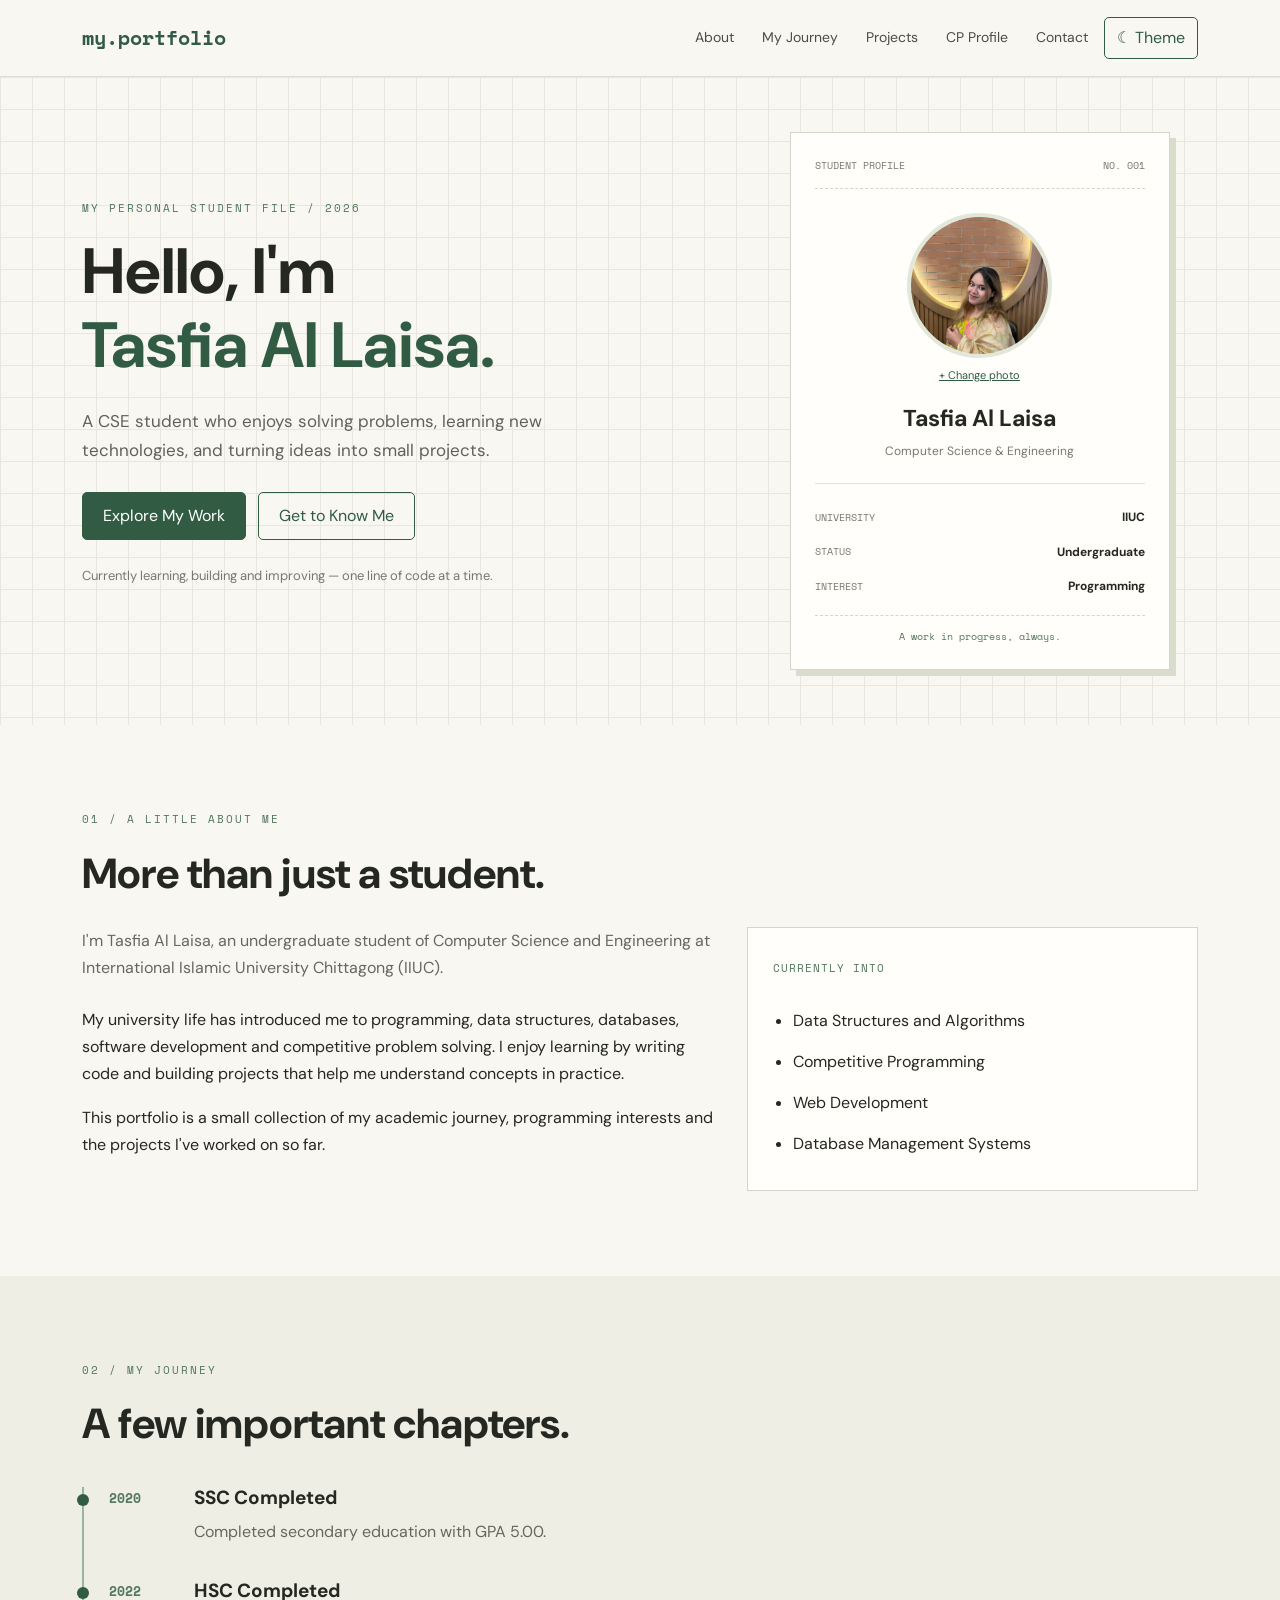
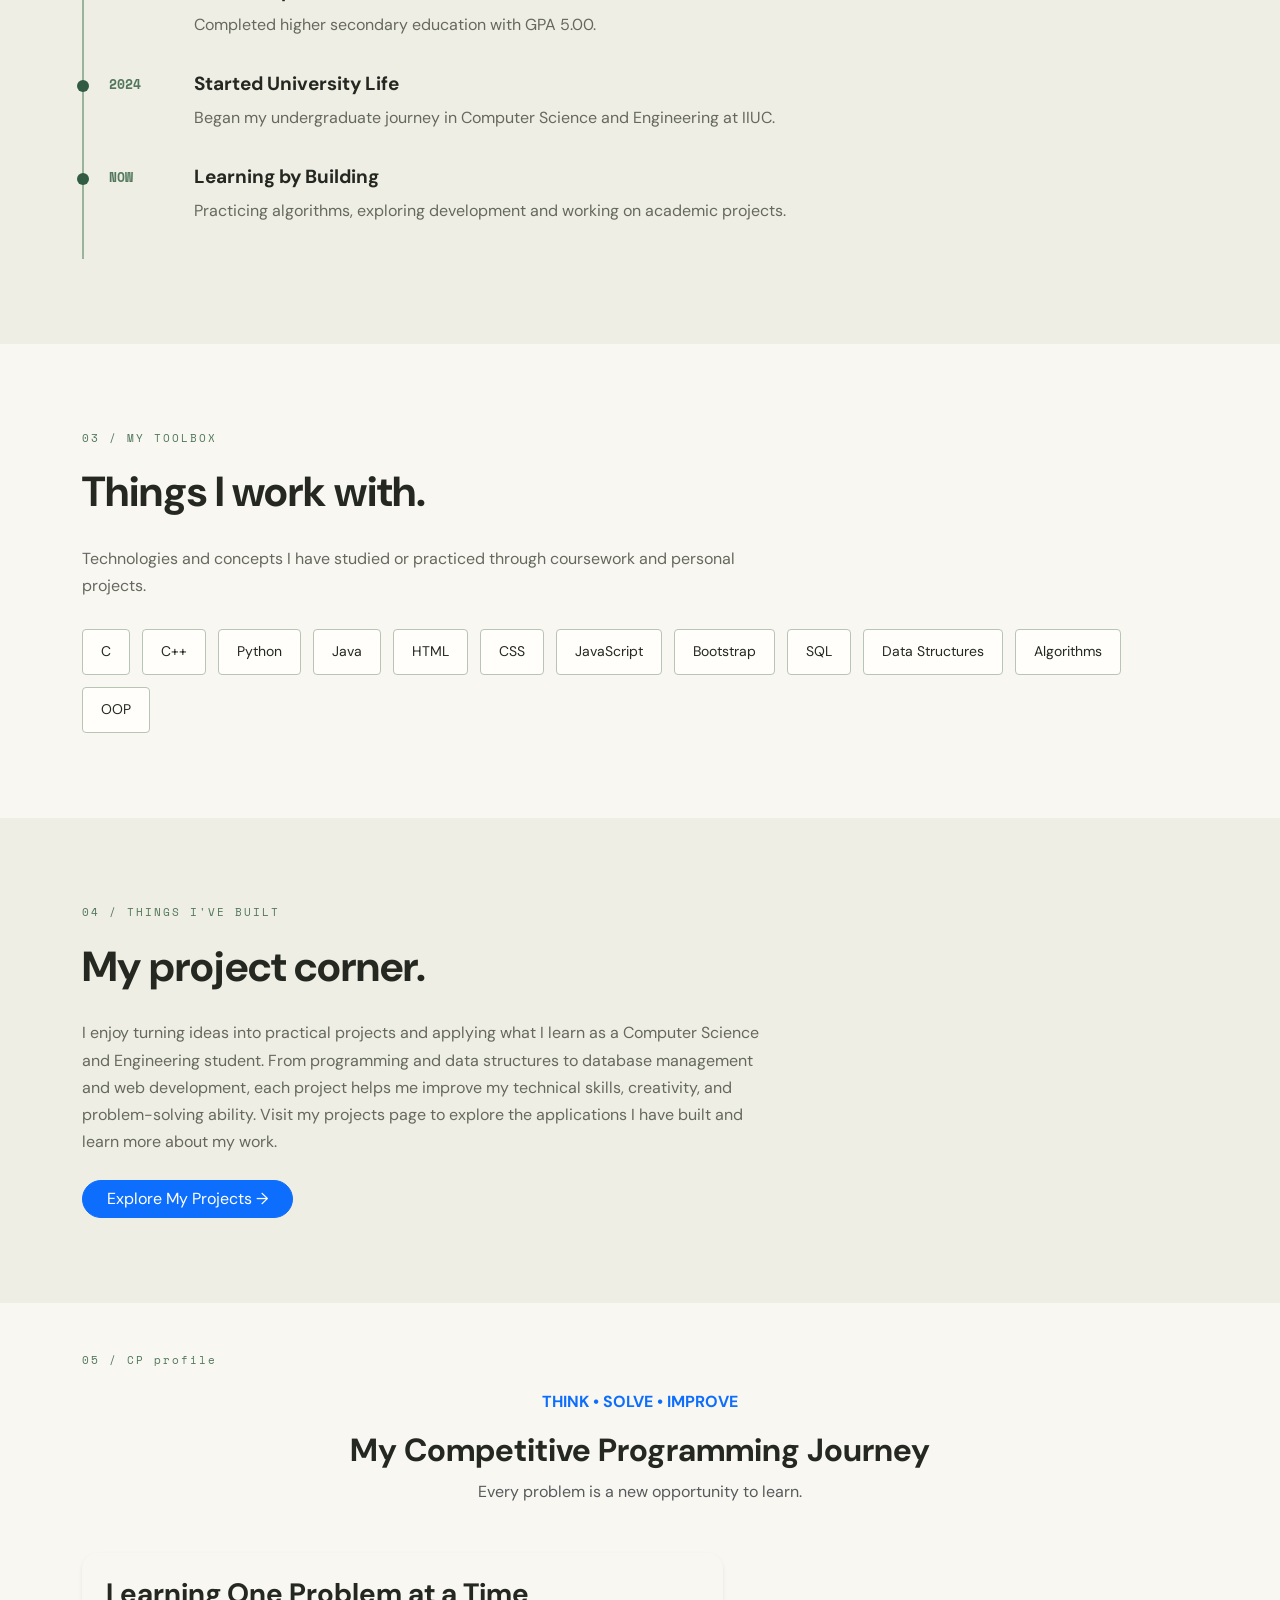
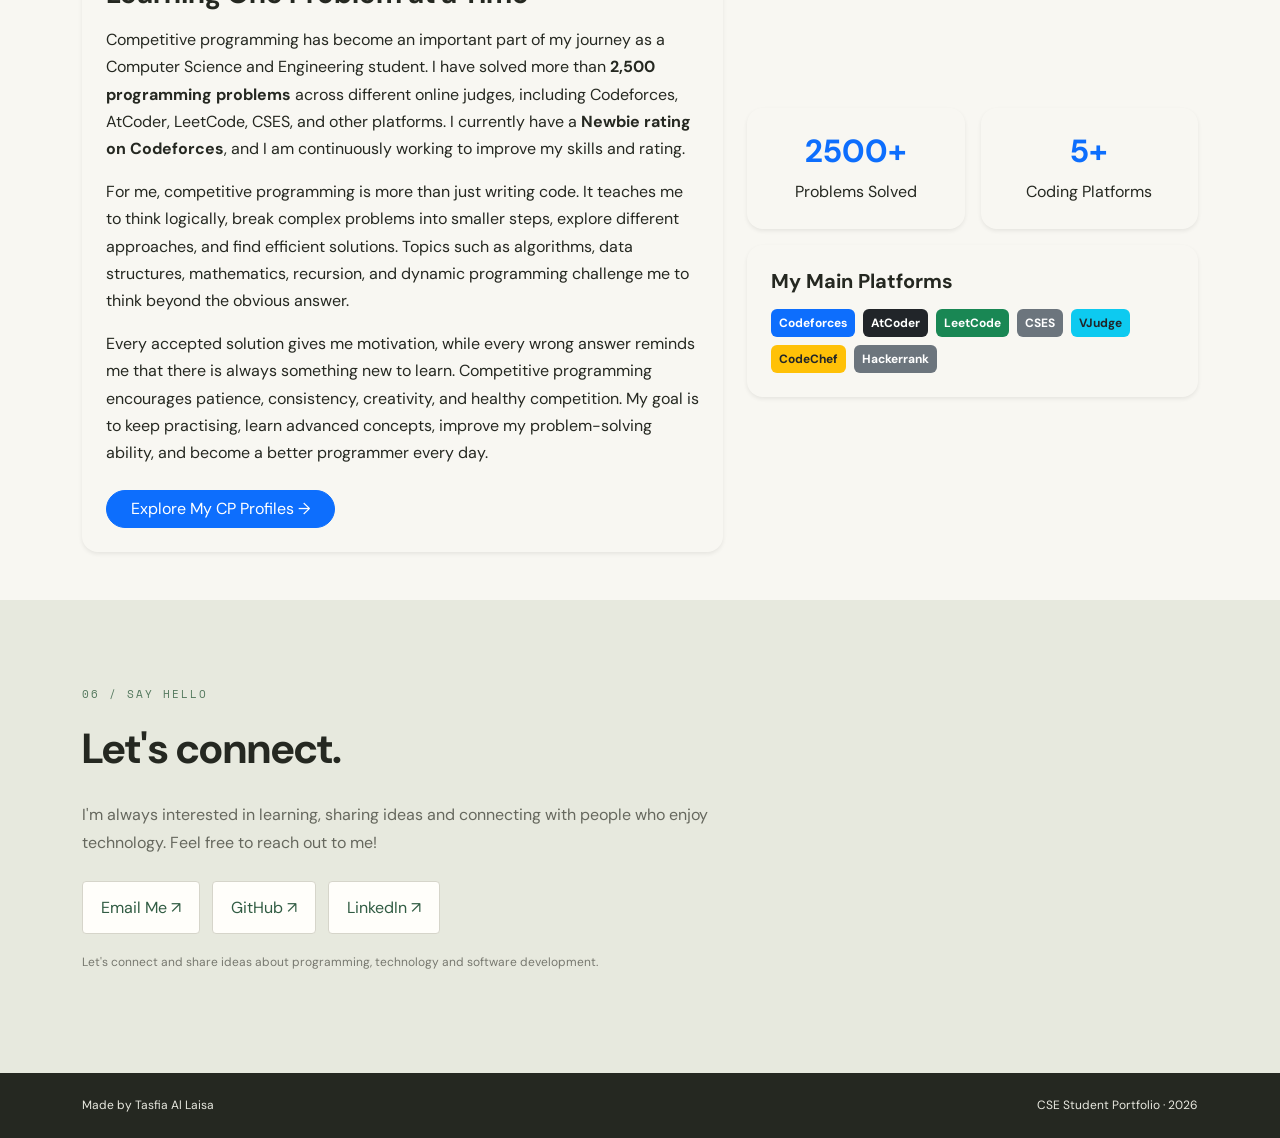
<file: index.html>
<!DOCTYPE html>
<html lang="en">
<head>
    <meta charset="UTF-8">
    <meta name="viewport" content="width=device-width, initial-scale=1.0">

    <title>Tasfia Al Laisa | CSE Student Portfolio</title>

    <!-- Bootstrap CSS -->
    <link
        href="https://cdn.jsdelivr.net/npm/bootstrap@5.3.3/dist/css/bootstrap.min.css"
        rel="stylesheet"
    >

    <!-- Google Fonts -->
    <link href="https://fonts.googleapis.com/css2?family=DM+Sans:wght@400;500;600;700&family=Space+Mono&display=swap"
        rel="stylesheet">

    <!-- My CSS -->
    <link rel="stylesheet" href="style.css">
</head>

<body>

    <!-- Navigation Bar -->
    <nav class="navbar navbar-expand-lg">
        <div class="container">
            <a class="navbar-brand" href="#home">my.portfolio</a>

            <button class="navbar-toggler" type="button"
                data-bs-toggle="collapse" data-bs-target="#navbarMenu">
                <span class="navbar-toggler-icon"></span>
            </button>

            <div class="collapse navbar-collapse" id="navbarMenu">
                <ul class="navbar-nav ms-auto align-items-lg-center">
                    <li class="nav-item">
                        <a class="nav-link" href="#about">About</a>
                    </li>
                    <li class="nav-item">
                        <a class="nav-link" href="#journey">My Journey</a>
                    </li>
                    <li class="nav-item">
                        <a class="nav-link" href="#projects">Projects</a>
                    </li>
                    <li class="nav-item">
                    <a class="nav-link" href="#programming">CP Profile</a>
                    </li>
                    <li class="nav-item">
                        <a class="nav-link" href="#contact">Contact</a>
                    </li>
                    <li class="nav-item ms-lg-2">
                        <button class="theme-btn" id="themeToggle">
                            ☾ Theme
                        </button>
                    </li>
                </ul>
            </div>
        </div>
    </nav>

    <!-- Home Section -->
    <section id="home" class="hero-section">
        <div class="container">
            <div class="row align-items-center g-5">

                <div class="col-lg-7">
                    <p class="small-label">MY PERSONAL STUDENT FILE / 2026</p>

                    <h1 class="hero-title">
                        Hello, I'm<br>
                        <span>Tasfia Al Laisa.</span>
                    </h1>

                    <p class="hero-description">
                        A CSE student who enjoys solving problems,
                        learning new technologies, and turning ideas
                        into small projects.
                    </p>

                    <div class="hero-buttons">
                        <a href="#projects" class="btn main-btn">
                            Explore My Work
                        </a>
                        <a href="#about" class="btn outline-btn">
                            Get to Know Me
                        </a>
                    </div>

                    <p class="hero-note">
                        Currently learning, building and improving — one
                        line of code at a time.
                    </p>
                </div>

                <div class="col-lg-5">
                    <div class="student-file">
                        <div class="file-top">
                            <span>STUDENT PROFILE</span>
                            <span>NO. 001</span>
                        </div>

                        <div class="photo-area">
                            <img
                                src="images/tasfia.jpg"
                                alt="Tasfia Al Laisa"
                                id="profileImage"
                            >
                            <label for="photoInput" class="photo-label">
                                + Change photo
                            </label>
                            <input type="file" id="photoInput"
                                accept="image/*" hidden>
                        </div>

                        <h3>Tasfia Al Laisa</h3>
                        <p class="file-course">Computer Science & Engineering</p>

                        <div class="file-details">
                            <div>
                                <span>UNIVERSITY</span>
                                <strong>IIUC</strong>
                            </div>
                            <div>
                                <span>STATUS</span>
                                <strong>Undergraduate</strong>
                            </div>
                            <div>
                                <span>INTEREST</span>
                                <strong>Programming</strong>
                            </div>
                        </div>

                        <p class="file-footer">A work in progress, always.</p>
                    </div>
                </div>

            </div>
        </div>
    </section>

    
    <!-- About Section -->
    <section id="about" class="content-section">
        <div class="container">
            <p class="small-label">01 / A LITTLE ABOUT ME</p>
            <h2 class="section-title">More than just a student.</h2>

            <div class="row g-4">
                <div class="col-lg-7">
                    <p class="section-description">
                        I'm Tasfia Al Laisa, an undergraduate student of
                        Computer Science and Engineering at International
                        Islamic University Chittagong (IIUC).
                    </p>

                    <p>
                        My university life has introduced me to programming,
                        data structures, databases, software development
                        and competitive problem solving. I enjoy learning
                        by writing code and building projects that help me
                        understand concepts in practice.
                    </p>

                    <p>
                        This portfolio is a small collection of my academic
                        journey, programming interests and the projects
                        I've worked on so far.
                    </p>
                </div>

                <div class="col-lg-5">
                    <div class="note-card">
                        <span class="note-heading">CURRENTLY INTO</span>
                        <ul>
                            <li>Data Structures and Algorithms</li>
                            <li>Competitive Programming</li>
                            <li>Web Development</li>
                            <li>Database Management Systems</li>
                        </ul>
                    </div>
                </div>
            </div>
        </div>
    </section>

    <!-- Education and Journey -->
    <section id="journey" class="content-section alternate-section">
        <div class="container">
            <p class="small-label">02 / MY JOURNEY</p>
            <h2 class="section-title">A few important chapters.</h2>

            <div class="timeline">

                <div class="timeline-item">
                    <span class="timeline-date">2020</span>
                    <div>
                        <h4>SSC Completed</h4>
                        <p>Completed secondary education with GPA 5.00.</p>
                    </div>
                </div>

                <div class="timeline-item">
                    <span class="timeline-date">2022</span>
                    <div>
                        <h4>HSC Completed</h4>
                        <p>Completed higher secondary education with GPA 5.00.</p>
                    </div>
                </div>

                <div class="timeline-item">
                    <span class="timeline-date">2024</span>
                    <div>
                        <h4>Started University Life</h4>
                        <p>
                            Began my undergraduate journey in Computer
                            Science and Engineering at IIUC.
                        </p>
                    </div>
                </div>

                <div class="timeline-item">
                    <span class="timeline-date">NOW</span>
                    <div>
                        <h4>Learning by Building</h4>
                        <p>
                            Practicing algorithms, exploring development
                            and working on academic projects.
                        </p>
                    </div>
                </div>

            </div>
        </div>
    </section>

    <!-- Skills Section -->
    <section id="skills" class="content-section">
        <div class="container">
            <p class="small-label">03 / MY TOOLBOX</p>
            <h2 class="section-title">Things I work with.</h2>

            <p class="section-description">
                Technologies and concepts I have studied or practiced
                through coursework and personal projects.
            </p>

            <div class="skills-list">
                <span>C</span>
                <span>C++</span>
                <span>Python</span>
                <span>Java</span>
                <span>HTML</span>
                <span>CSS</span>
                <span>JavaScript</span>
                <span>Bootstrap</span>
                <span>SQL</span>
                <span>Data Structures</span>
                <span>Algorithms</span>
                <span>OOP</span>
            </div>
        </div>
    </section>

<!-- Projects Section -->
<section id="projects" class="content-section alternate-section">
    <div class="container">

        <p class="small-label">04 / THINGS I'VE BUILT</p>

        <h2 class="section-title">My project corner.</h2>

        <p class="section-description">
            I enjoy turning ideas into practical projects and applying
            what I learn as a Computer Science and Engineering student.
            From programming and data structures to database management
            and web development, each project helps me improve my
            technical skills, creativity, and problem-solving ability.
            Visit my projects page to explore the applications I have built
            and learn more about my work.
        </p>

        <div class="mt-4">
            <a href="projects.html" class="btn btn-primary rounded-pill px-4">
                Explore My Projects &rarr;
            </a>
        </div>

    </div>
</section>


<!-- Competitive Programming Journey Section -->
<section id="programming" class="py-5">
    <div class="container">

        <p class="small-label">05 / CP profile</p>

        <div class="text-center mb-5">
            <p class="text-uppercase fw-bold text-primary">
                Think • Solve • Improve
            </p>
            <h2 class="fw-bold">My Competitive Programming Journey</h2>
            <p class="text-muted">
                Every problem is a new opportunity to learn.
            </p>
        </div>

        <div class="row align-items-center g-4">

            <!-- Journey Description -->
            <div class="col-lg-7">
                <div class="p-4 rounded-4 shadow-sm h-100">

                    <h3 class="fw-bold mb-3">
                        Learning One Problem at a Time
                    </h3>

                    <p>
                        Competitive programming has become an important
                        part of my journey as a Computer Science and
                        Engineering student. I have solved more than
                        <strong>2,500 programming problems</strong> across
                        different online judges, including Codeforces,
                        AtCoder, LeetCode, CSES, and other platforms.
                        I currently have a <strong>Newbie rating on
                        Codeforces</strong>, and I am continuously working
                        to improve my skills and rating.
                    </p>

                    <p>
                        For me, competitive programming is more than just
                        writing code. It teaches me to think logically,
                        break complex problems into smaller steps, explore
                        different approaches, and find efficient solutions.
                        Topics such as algorithms, data structures,
                        mathematics, recursion, and dynamic programming
                        challenge me to think beyond the obvious answer.
                    </p>

                    <p>
                        Every accepted solution gives me motivation, while
                        every wrong answer reminds me that there is always
                        something new to learn. Competitive programming
                        encourages patience, consistency, creativity, and
                        healthy competition. My goal is to keep practising,
                        learn advanced concepts, improve my problem-solving
                        ability, and become a better programmer every day.
                    </p>

                    <a href="programming.html"
                       class="btn btn-primary rounded-pill px-4 mt-2">
                        Explore My CP Profiles
                        <span aria-hidden="true">&rarr;</span>
                    </a>

                </div>
            </div>

            <!-- CP Statistics -->
            <div class="col-lg-5">
                <div class="row g-3">

                    <div class="col-6">
                        <div class="p-4 text-center rounded-4 shadow-sm h-100">
                            <h2 class="fw-bold text-primary">2500+</h2>
                            <p class="mb-0">Problems Solved</p>
                        </div>
                    </div>

                    <div class="col-6">
                        <div class="p-4 text-center rounded-4 shadow-sm h-100">
                            <h2 class="fw-bold text-primary">5+</h2>
                            <p class="mb-0">Coding Platforms</p>
                        </div>
                    </div>

                    <div class="col-12">
                        <div class="p-4 rounded-4 shadow-sm">
                            <h5 class="fw-bold">My Main Platforms</h5>
                            <div class="d-flex flex-wrap gap-2 mt-3">
                                <span class="badge bg-primary p-2">Codeforces</span>
                                <span class="badge bg-dark p-2">AtCoder</span>
                                <span class="badge bg-success p-2">LeetCode</span>
                                <span class="badge bg-secondary p-2">CSES</span>
                                <span class="badge bg-info text-dark p-2">VJudge</span>
                                <span class="badge bg-warning text-dark p-2">CodeChef</span>
                                <span class="badge bg-secondary p-2">Hackerrank</span>
                            </div>
                        </div>
                    </div>

                </div>
            </div>

        </div>
    </div>
</section>

    
<!-- Contact Section -->
<section id="contact" class="content-section contact-section">
    <div class="container">

        <p class="small-label">06 / SAY HELLO</p>

        <h2 class="section-title">Let's connect.</h2>

        <p class="section-description">
            I'm always interested in learning, sharing ideas and
            connecting with people who enjoy technology.
            Feel free to reach out to me!
        </p>

        <div class="contact-links">

            <!-- Email -->
            <a href="mailto:tasfiaallaisa@gmail.com">
                Email Me ↗
            </a>

            <!-- GitHub -->
            <a href="https://github.com/Tasfialaisa123"
                target="_blank"
                rel="noopener noreferrer">
                GitHub ↗
            </a>

            <!-- LinkedIn -->
            <a href="https://www.linkedin.com/in/tasfia-al-laisa-578a44318/"
                target="_blank"
                rel="noopener noreferrer">
                LinkedIn ↗
            </a>

        </div>

        <p class="small-note">
            Let's connect and share ideas about programming,
            technology and software development.
        </p>

    </div>
</section>


    <!-- Footer -->
    <footer class="site-footer">
        <div class="container d-flex flex-column flex-md-row
            justify-content-between gap-2">
            <p>Made by Tasfia Al Laisa</p>
            <p>CSE Student Portfolio · 2026</p>
        </div>
    </footer>

    <!-- Bootstrap JavaScript -->
    <script
        src="https://cdn.jsdelivr.net/npm/bootstrap@5.3.3/dist/js/bootstrap.bundle.min.js">
    </script>

    <!-- My JavaScript -->
    <script src="script.js"></script>

</body>
</html>
</file>
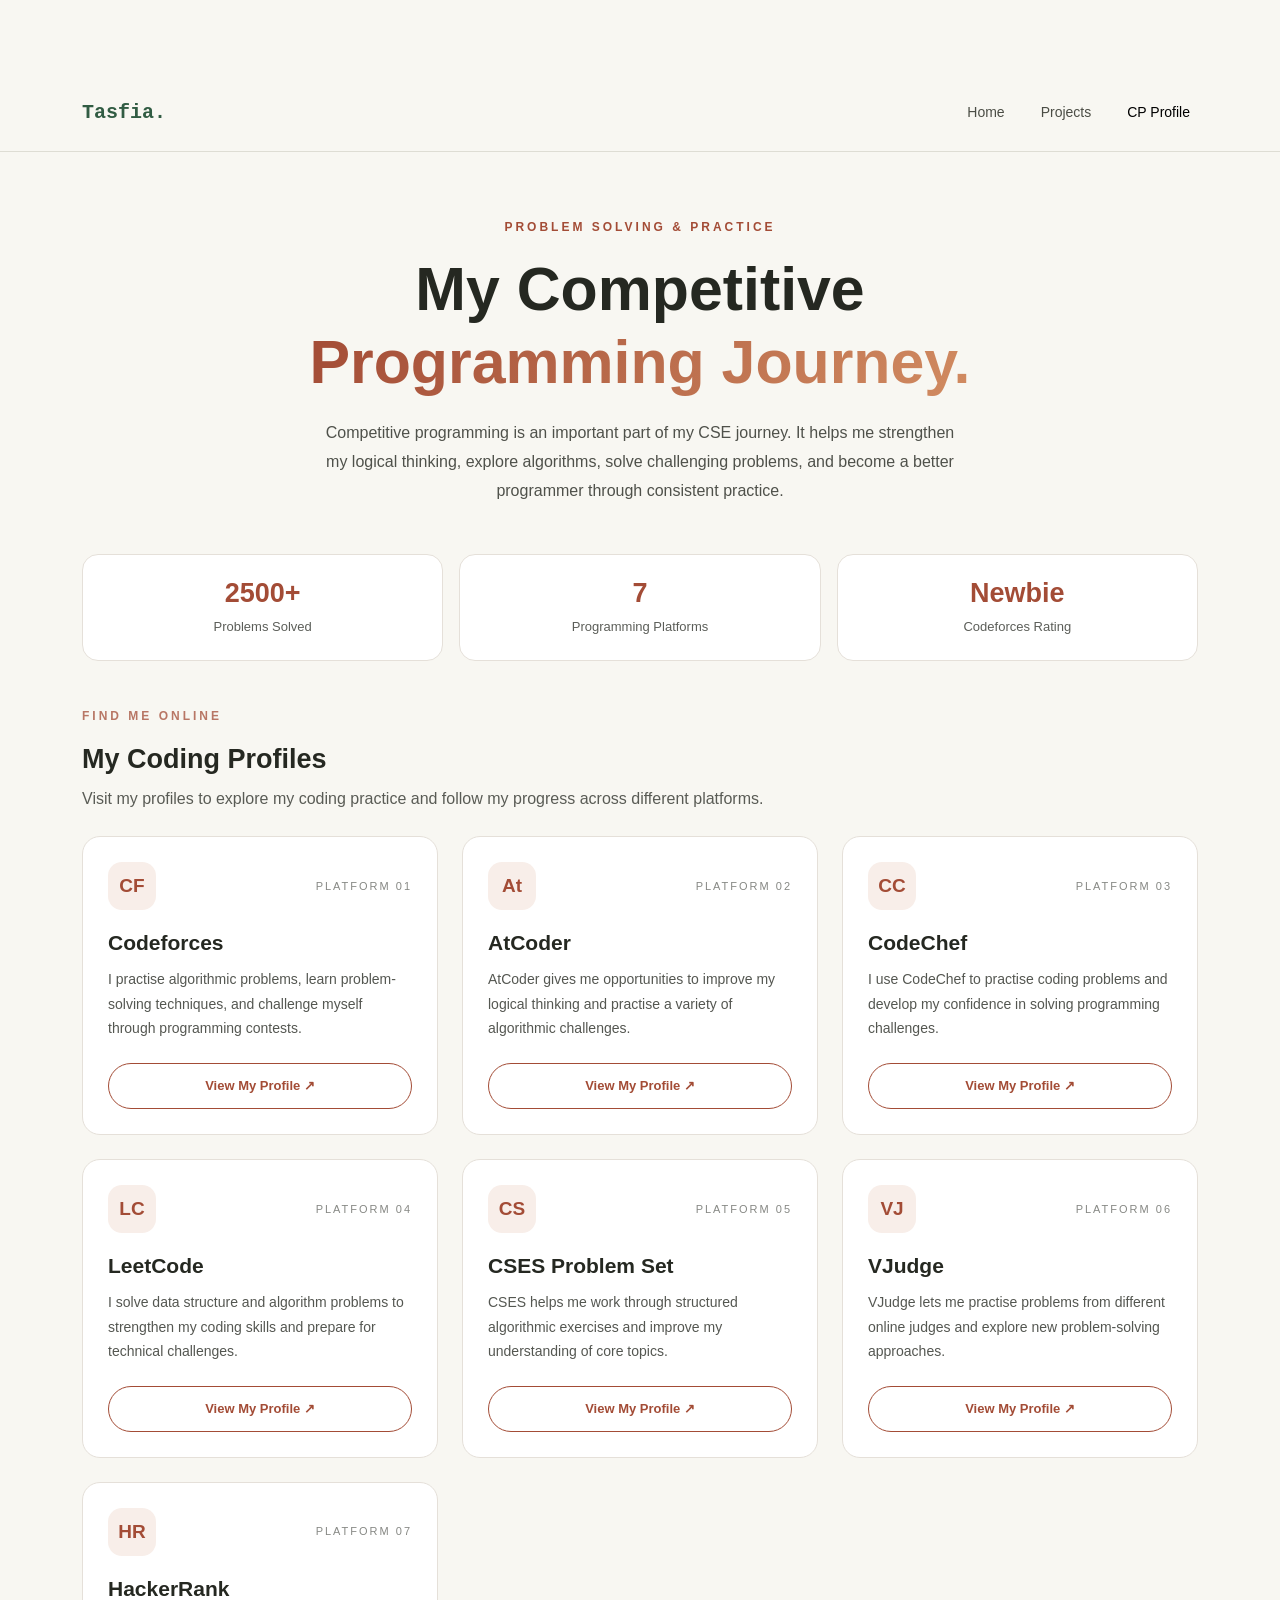
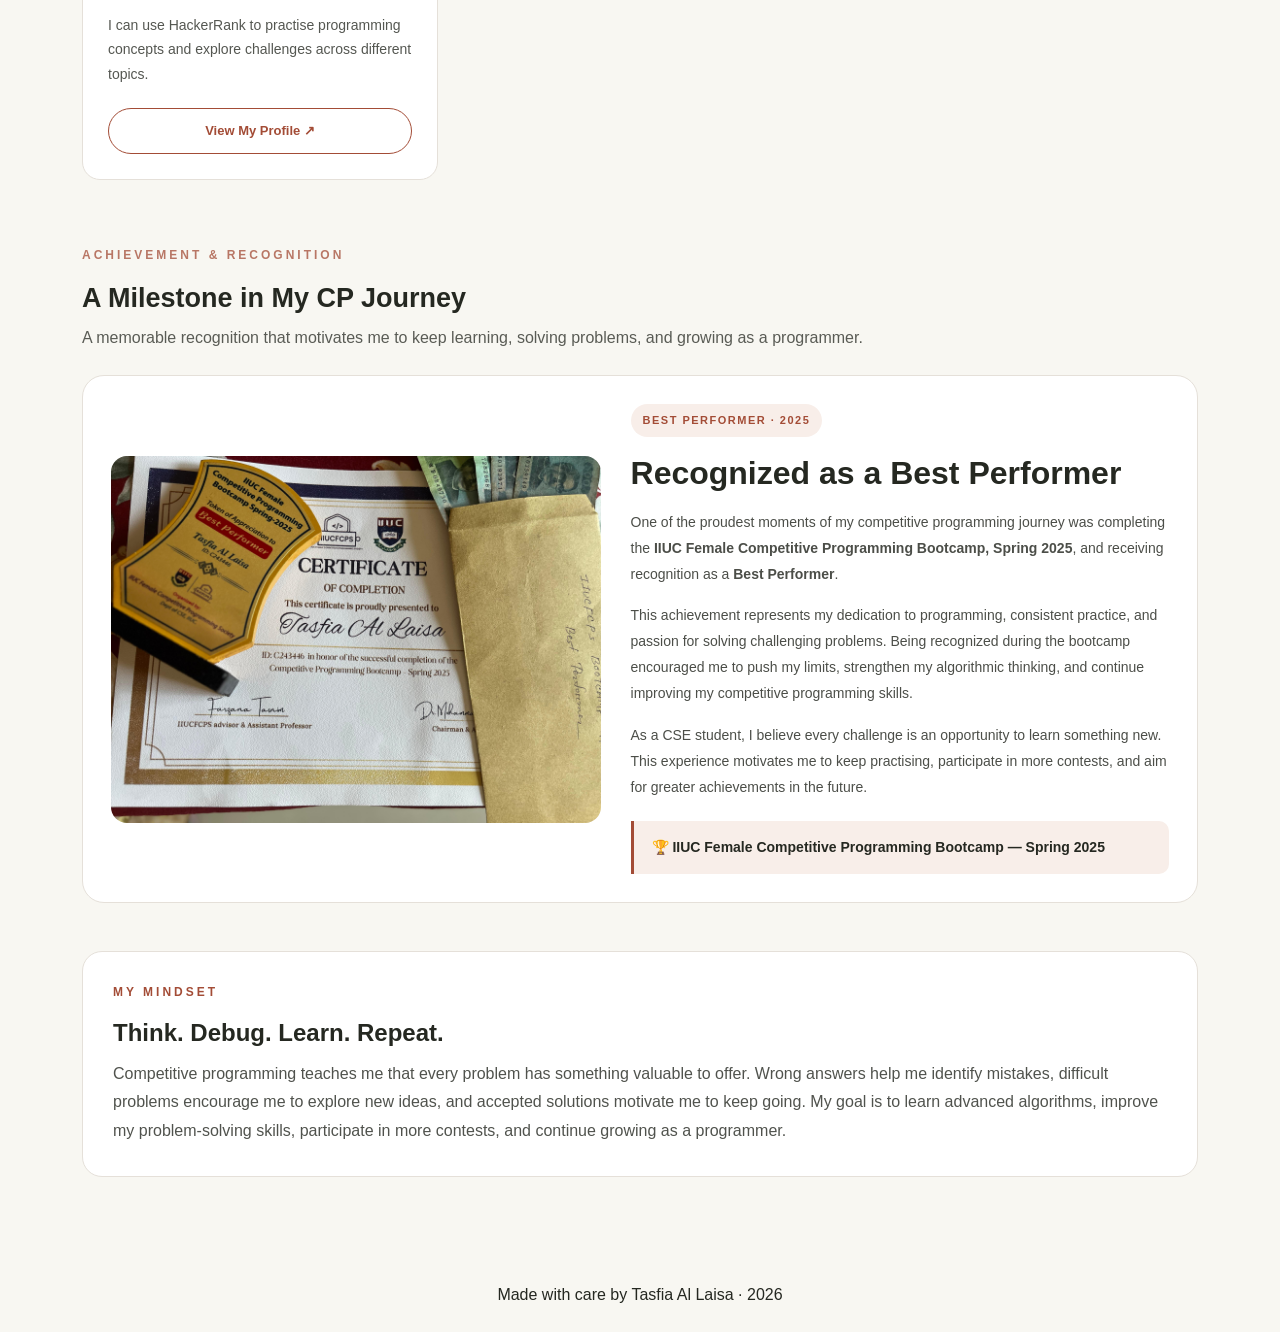
<file: programming.html>
<!DOCTYPE html>
<html lang="en">
<head>
    <meta charset="UTF-8">
    <meta name="viewport" content="width=device-width, initial-scale=1.0">

    <title>CP Profile | Tasfia Al Laisa</title>

    <!-- Bootstrap CSS -->
    <link
        href="https://cdn.jsdelivr.net/npm/bootstrap@5.3.3/dist/css/bootstrap.min.css"
        rel="stylesheet"
    >

    <!-- Your existing portfolio stylesheet -->
    <link rel="stylesheet" href="style.css">

    <!-- CP Profile Page Styling -->
    <style>
        body {
            padding-top: 75px;
        }

        .cp-page {
            padding: 65px 0 80px;
        }

        .cp-hero {
            max-width: 760px;
            margin: 0 auto 48px;
            text-align: center;
        }

        .cp-label {
            color: #a34c36;
            font-size: 12px;
            font-weight: 700;
            letter-spacing: 3px;
            text-transform: uppercase;
            margin-bottom: 16px;
        }

        .cp-hero h1 {
            font-size: clamp(2.2rem, 5vw, 3.8rem);
            font-weight: 800;
            line-height: 1.2;
            margin-bottom: 20px;
        }

        .cp-gradient {
            background: linear-gradient(120deg, #a34c36, #d18b61);
            -webkit-background-clip: text;
            background-clip: text;
            color: transparent;
        }

        .cp-hero > p:last-child {
            max-width: 650px;
            margin: 0 auto;
            line-height: 1.8;
            opacity: 0.8;
        }

        .cp-stats {
            display: grid;
            grid-template-columns: repeat(3, 1fr);
            gap: 16px;
            margin-bottom: 45px;
        }

        .cp-stat {
            padding: 22px 14px;
            text-align: center;
            border: 1px solid var(--cp-border);
            border-radius: 16px;
            background: var(--cp-card);
        }

        .cp-stat h2 {
            font-size: 27px;
            font-weight: 800;
            margin-bottom: 7px;
            color: var(--cp-accent);
        }

        .cp-stat p {
            font-size: 13px;
            margin: 0;
            opacity: 0.75;
        }

        .cp-section-heading {
            margin-bottom: 24px;
        }

        .cp-section-heading h2 {
            font-size: 27px;
            font-weight: 750;
            margin-bottom: 10px;
        }

        .cp-section-heading p {
            line-height: 1.7;
            opacity: 0.75;
        }

        .cp-card {
            position: relative;
            display: flex;
            flex-direction: column;
            height: 100%;
            padding: 25px;
            border: 1px solid var(--cp-border);
            border-radius: 18px;
            background: var(--cp-card);
            transition: transform 0.25s ease,
                        box-shadow 0.25s ease,
                        border-color 0.25s ease;
        }

        .cp-card:hover {
            transform: translateY(-6px);
            border-color: var(--cp-accent);
            box-shadow: 0 12px 30px rgba(0, 0, 0, 0.07);
        }

        .cp-card-top {
            display: flex;
            align-items: center;
            justify-content: space-between;
            gap: 12px;
            margin-bottom: 20px;
        }

        .cp-icon {
            display: flex;
            align-items: center;
            justify-content: center;
            width: 48px;
            height: 48px;
            border-radius: 14px;
            background: var(--cp-icon-bg);
            color: var(--cp-accent);
            font-size: 19px;
            font-weight: 800;
        }

        .cp-number {
            font-size: 11px;
            letter-spacing: 2px;
            opacity: 0.55;
        }

        .cp-card h3 {
            font-size: 21px;
            font-weight: 750;
            margin-bottom: 12px;
        }

        .cp-card > p {
            line-height: 1.75;
            font-size: 14px;
            opacity: 0.78;
            flex-grow: 1;
            margin-bottom: 22px;
        }

        .cp-profile-link {
            display: inline-flex;
            align-items: center;
            justify-content: center;
            gap: 8px;
            padding: 11px 16px;
            border: 1px solid var(--cp-accent);
            border-radius: 999px;
            color: var(--cp-accent);
            text-decoration: none;
            font-size: 13px;
            font-weight: 700;
            transition: all 0.2s ease;
        }

        .cp-profile-link:hover {
            background: var(--cp-accent);
            color: #fff;
        }

        .cp-goal {
            margin-top: 48px;
            padding: 30px;
            border: 1px solid var(--cp-border);
            border-radius: 20px;
            background: var(--cp-card);
        }

        .cp-goal h2 {
            font-size: 24px;
            font-weight: 800;
            margin-bottom: 12px;
        }

        .cp-goal p:last-child {
            line-height: 1.8;
            opacity: 0.8;
            margin-bottom: 0;
        }

        .cp-footer-note {
            font-size: 12px;
            opacity: 0.65;
            margin-top: 25px;
            text-align: center;
        }

        /* Light theme defaults */
        body {
            --cp-card: #ffffff;
            --cp-border: #e5e0d9;
            --cp-accent: #a34c36;
            --cp-icon-bg: #f8eee9;
        }

        /* Support common dark theme classes */
        body.dark-mode,
        body.dark-theme,
        body[data-theme="dark"] {
            --cp-card: #202020;
            --cp-border: #3c3c3c;
            --cp-accent: #e5a083;
            --cp-icon-bg: #382a25;
        }

        @media (max-width: 575px) {
            .cp-page {
                padding-top: 40px;
            }

            .cp-stats {
                grid-template-columns: 1fr;
                gap: 12px;
            }

            .cp-stat {
                padding: 18px;
            }

            .cp-card {
                padding: 21px;
            }

            .cp-goal {
                padding: 23px;
            }
        }

        @media (prefers-reduced-motion: reduce) {
            .cp-card,
            .cp-profile-link {
                transition: none;
            }
        }
    
/* Achievements Section */
.achievement-section {
    margin-top: 65px;
}

.achievement-card {
    display: grid;
    grid-template-columns: 1fr 1.1fr;
    gap: 30px;
    align-items: center;
    padding: 28px;
    border: 1px solid var(--cp-border);
    border-radius: 22px;
    background: var(--cp-card);
    overflow: hidden;
}

.achievement-image-wrap {
    overflow: hidden;
    border-radius: 16px;
    background: var(--cp-icon-bg);
}

.achievement-image {
    display: block;
    width: 100%;
    height: 100%;
    min-height: 280px;
    max-height: 420px;
    object-fit: cover;
    object-position: center;
    transition: transform 0.4s ease;
}

.achievement-image-wrap:hover .achievement-image {
    transform: scale(1.04);
}

.achievement-tag {
    display: inline-block;
    padding: 7px 12px;
    margin-bottom: 16px;
    border-radius: 999px;
    background: var(--cp-icon-bg);
    color: var(--cp-accent);
    font-size: 11px;
    font-weight: 800;
    letter-spacing: 1.5px;
}

.achievement-content h2 {
    font-size: clamp(23px, 3vw, 32px);
    font-weight: 800;
    line-height: 1.3;
    margin-bottom: 15px;
}

.achievement-content p {
    font-size: 14px;
    line-height: 1.85;
    opacity: 0.82;
}

.achievement-highlight {
    margin-top: 20px;
    padding: 15px 18px;
    border-left: 3px solid var(--cp-accent);
    border-radius: 0 10px 10px 0;
    background: var(--cp-icon-bg);
    font-size: 14px;
    font-weight: 700;
    line-height: 1.7;
}

@media (max-width: 767px) {
    .achievement-card {
        grid-template-columns: 1fr;
        gap: 24px;
        padding: 18px;
    }

    .achievement-image {
        min-height: 220px;
        max-height: 350px;
    }
}

@media (prefers-reduced-motion: reduce) {
    .achievement-image {
        transition: none;
    }
}

    </style>
</head>

<body>

    <!-- Navigation -->
    <nav class="navbar navbar-expand-lg fixed-top portfolio-nav">
        <div class="container">

            <a class="navbar-brand fw-bold" href="index.html">
                Tasfia<span>.</span>
            </a>

            <button
                class="navbar-toggler"
                type="button"
                data-bs-toggle="collapse"
                data-bs-target="#mainNavbar"
                aria-controls="mainNavbar"
                aria-expanded="false"
                aria-label="Toggle navigation"
            >
                <span class="navbar-toggler-icon"></span>
            </button>

            <div class="collapse navbar-collapse" id="mainNavbar">
                <ul class="navbar-nav ms-auto align-items-lg-center gap-lg-2">

                    <li class="nav-item">
                        <a class="nav-link" href="index.html">Home</a>
                    </li>

                    <li class="nav-item">
                        <a class="nav-link" href="projects.html">Projects</a>
                    </li>

                    <li class="nav-item">
                        <a class="nav-link active"
                           href="programming.html">CP Profile</a>
                    </li>

                </ul>
            </div>
        </div>
    </nav>

    <main class="cp-page">
        <div class="container">

            <!-- Page Introduction -->
            <header class="cp-hero">
                <p class="cp-label">Problem Solving & Practice</p>

                <h1>
                    My Competitive
                    <span class="cp-gradient">Programming Journey.</span>
                </h1>

                <p>
                    Competitive programming is an important part of my
                    CSE journey. It helps me strengthen my logical thinking,
                    explore algorithms, solve challenging problems, and
                    become a better programmer through consistent practice.
                </p>
            </header>

            <!-- Statistics -->
            <section class="cp-stats" aria-label="Programming statistics">

                <div class="cp-stat">
                    <h2>2500+</h2>
                    <p>Problems Solved</p>
                </div>

                <div class="cp-stat">
                    <h2>7</h2>
                    <p>Programming Platforms</p>
                </div>

                <div class="cp-stat">
                    <h2>Newbie</h2>
                    <p>Codeforces Rating</p>
                </div>

            </section>

            <!-- Personal Profiles -->
            <section aria-labelledby="profiles-heading">

                <div class="cp-section-heading">
                    <p class="cp-label">Find Me Online</p>
                    <h2 id="profiles-heading">My Coding Profiles</h2>
                    <p>
                        Visit my profiles to explore my coding practice
                        and follow my progress across different platforms.
                    </p>
                </div>

                <div class="row g-4">

                    <!-- Codeforces -->
                    <div class="col-md-6 col-lg-4">
                        <article class="cp-card">
                            <div class="cp-card-top">
                                <div class="cp-icon">CF</div>
                                <span class="cp-number">PLATFORM 01</span>
                            </div>

                            <h3>Codeforces</h3>
                            <p>
                                I practise algorithmic problems, learn
                                problem-solving techniques, and challenge
                                myself through programming contests.
                            </p>

                            <a class="cp-profile-link"
                               href="https://codeforces.com/profile/EPIC_laisa"
                               target="_blank"
                               rel="noopener noreferrer">
                                View My Profile ↗
                            </a>
                        </article>
                    </div>

                    <!-- AtCoder -->
                    <div class="col-md-6 col-lg-4">
                        <article class="cp-card">
                            <div class="cp-card-top">
                                <div class="cp-icon">At</div>
                                <span class="cp-number">PLATFORM 02</span>
                            </div>

                            <h3>AtCoder</h3>
                            <p>
                                AtCoder gives me opportunities to improve
                                my logical thinking and practise a variety
                                of algorithmic challenges.
                            </p>

                            <a class="cp-profile-link"
                               href="https://atcoder.jp/users/EPIC_laisa"
                               target="_blank"
                               rel="noopener noreferrer">
                                View My Profile ↗
                            </a>
                        </article>
                    </div>

                    <!-- CodeChef -->
                    <div class="col-md-6 col-lg-4">
                        <article class="cp-card">
                            <div class="cp-card-top">
                                <div class="cp-icon">CC</div>
                                <span class="cp-number">PLATFORM 03</span>
                            </div>

                            <h3>CodeChef</h3>
                            <p>
                                I use CodeChef to practise coding problems
                                and develop my confidence in solving
                                programming challenges.
                            </p>

                            <a class="cp-profile-link"
                               href="https://www.codechef.com/users/epic_laisa"
                               target="_blank"
                               rel="noopener noreferrer">
                                View My Profile ↗
                            </a>
                        </article>
                    </div>

                    <!-- LeetCode -->
                    <div class="col-md-6 col-lg-4">
                        <article class="cp-card">
                            <div class="cp-card-top">
                                <div class="cp-icon">LC</div>
                                <span class="cp-number">PLATFORM 04</span>
                            </div>

                            <h3>LeetCode</h3>
                            <p>
                                I solve data structure and algorithm
                                problems to strengthen my coding skills
                                and prepare for technical challenges.
                            </p>

                            <a class="cp-profile-link"
                               href="https://leetcode.com/u/EPIC_laisa/"
                               target="_blank"
                               rel="noopener noreferrer">
                                View My Profile ↗
                            </a>
                        </article>
                    </div>

                    <!-- CSES -->
                    <div class="col-md-6 col-lg-4">
                        <article class="cp-card">
                            <div class="cp-card-top">
                                <div class="cp-icon">CS</div>
                                <span class="cp-number">PLATFORM 05</span>
                            </div>

                            <h3>CSES Problem Set</h3>
                            <p>
                                CSES helps me work through structured
                                algorithmic exercises and improve my
                                understanding of core topics.
                            </p>

                            <a class="cp-profile-link"
                               href="https://cses.fi/user/438562"
                               target="_blank"
                               rel="noopener noreferrer">
                                View My Profile ↗
                            </a>
                        </article>
                    </div>

                    <!-- VJudge -->
                    <div class="col-md-6 col-lg-4">
                        <article class="cp-card">
                            <div class="cp-card-top">
                                <div class="cp-icon">VJ</div>
                                <span class="cp-number">PLATFORM 06</span>
                            </div>

                            <h3>VJudge</h3>
                            <p>
                                VJudge lets me practise problems from
                                different online judges and explore
                                new problem-solving approaches.
                            </p>

                            <a class="cp-profile-link"
                               href="https://vjudge.net/user/EPIC_laisa"
                               target="_blank"
                               rel="noopener noreferrer">
                                View My Profile ↗
                            </a>
                        </article>
                    </div>

                    <!-- HackerRank -->
                    <div class="col-md-6 col-lg-4">
                        <article class="cp-card">
                            <div class="cp-card-top">
                                <div class="cp-icon">HR</div>
                                <span class="cp-number">PLATFORM 07</span>
                            </div>

                            <h3>HackerRank</h3>
                            <p>
                                I can use HackerRank to practise
                                programming concepts and explore
                                challenges across different topics.
                            </p>

                            <a class="cp-profile-link"
                               href="https://www.hackerrank.com/profile/EPIC_laisa"
                               target="_blank"
                               rel="noopener noreferrer">
                                View My Profile ↗
                            </a>
                        </article>
                    </div>

                </div>
            </section>

            
<!-- Achievement: Best Performer -->
<section class="achievement-section" aria-labelledby="achievement-heading">

    <div class="cp-section-heading">
        <p class="cp-label">Achievement & Recognition</p>
        <h2 id="achievement-heading">A Milestone in My CP Journey</h2>
        <p>
            A memorable recognition that motivates me to keep learning,
            solving problems, and growing as a programmer.
        </p>
    </div>

    <div class="achievement-card">

        <!-- Achievement Photograph -->
        <div class="achievement-image-wrap">
            <img
                src="images/bootcamp.jpg.jpeg"
                alt="Certificate and award from the IIUC Female Competitive Programming Bootcamp, Spring 2025"
                class="achievement-image"
                loading="lazy"
            >
        </div>

        <!-- Achievement Details -->
        <div class="achievement-content">

            <span class="achievement-tag">
                BEST PERFORMER · 2025
            </span>

            <h2>
                Recognized as a Best Performer
            </h2>

            <p>
                One of the proudest moments of my competitive programming
                journey was completing the
                <strong>IIUC Female Competitive Programming Bootcamp,
                Spring 2025</strong>, and receiving recognition as a
                <strong>Best Performer</strong>.
            </p>

            <p>
                This achievement represents my dedication to programming,
                consistent practice, and passion for solving challenging
                problems. Being recognized during the bootcamp encouraged
                me to push my limits, strengthen my algorithmic thinking,
                and continue improving my competitive programming skills.
            </p>

            <p>
                As a CSE student, I believe every challenge is an opportunity
                to learn something new. This experience motivates me to keep
                practising, participate in more contests, and aim for greater
                achievements in the future.
            </p>

            <div class="achievement-highlight">
                🏆 IIUC Female Competitive Programming Bootcamp — Spring 2025
            </div>

        </div>
    </div>

</section>


            <!-- My Competitive Programming Philosophy -->
            <section class="cp-goal">
                <p class="cp-label">My Mindset</p>

                <h2>Think. Debug. Learn. Repeat.</h2>

                <p>
                    Competitive programming teaches me that every problem
                    has something valuable to offer. Wrong answers help me
                    identify mistakes, difficult problems encourage me to
                    explore new ideas, and accepted solutions motivate me
                    to keep going. My goal is to learn advanced algorithms,
                    improve my problem-solving skills, participate in more
                    contests, and continue growing as a programmer.
                </p>
            </section>

        </div>
    </main>

    <!-- Footer -->
    <footer class="py-4 text-center">
        <p class="mb-0">
            Made with care by Tasfia Al Laisa · 2026
        </p>
    </footer>

    <!-- Bootstrap JavaScript -->
    <script src="https://cdn.jsdelivr.net/npm/bootstrap@5.3.3/dist/js/bootstrap.bundle.min.js"></script>

</body>
</html>
</file>
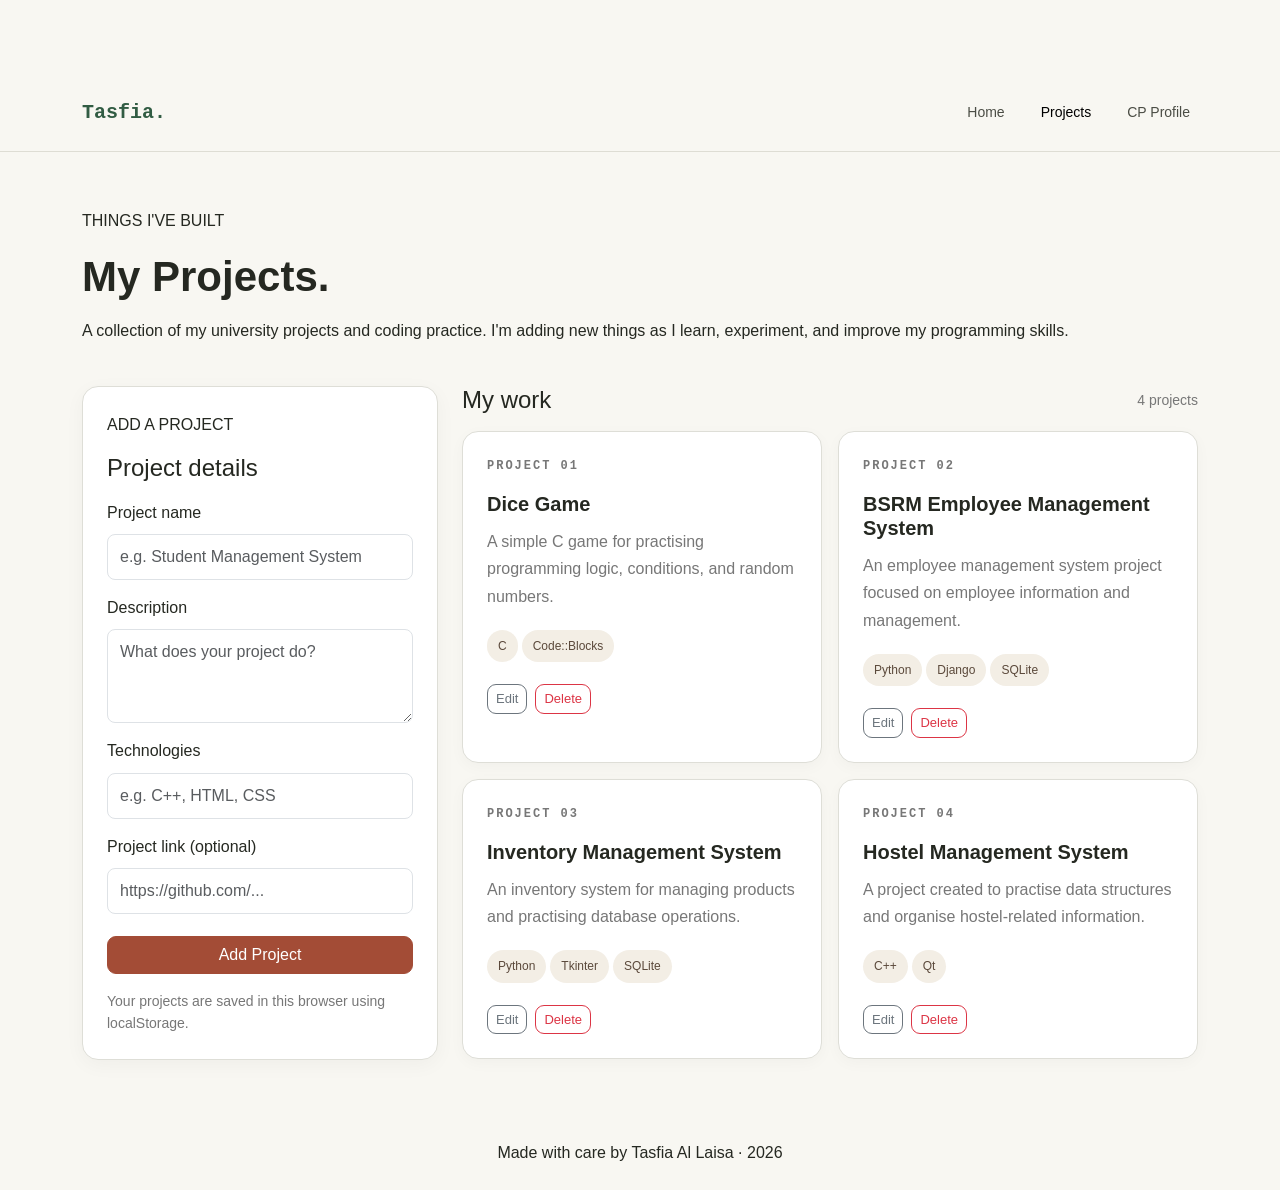
<file: projects.html>
<!DOCTYPE html>
<html lang="en">
<head>
    <meta charset="UTF-8">
    <meta name="viewport" content="width=device-width, initial-scale=1.0">

    <title>My Projects | Tasfia</title>

    <!-- Bootstrap CSS -->
    <link
        href="https://cdn.jsdelivr.net/npm/bootstrap@5.3.3/dist/css/bootstrap.min.css"
        rel="stylesheet"
    >

    <!-- Main Portfolio CSS -->
    <link rel="stylesheet" href="style.css">

    <!-- Custom Styling -->
    <style>
        /* General page spacing */
        body {
            padding-top: 75px;
        }

        .project-page {
            padding: 55px 0;
        }

        /* Page heading */
        .section-heading {
            margin-bottom: 40px;
        }

        .section-heading h1 {
            font-size: 42px;
            font-weight: 800;
            margin-bottom: 15px;
        }

        .section-heading p {
            line-height: 1.8;
        }

        /* Project form and cards */
        .project-form,
        .saved-project {
            background: var(--bs-body-bg, white);
            border: 1px solid #deded7;
            border-radius: 16px;
            padding: 24px;
            height: 100%;
            transition: 0.3s;
        }

        .project-form {
            box-shadow: 0 5px 20px rgba(0, 0, 0, 0.04);
        }

        /* Input fields */
        .project-form input,
        .project-form textarea {
            margin-bottom: 14px;
            border-radius: 8px;
            padding: 10px 12px;
        }

        .project-form input:focus,
        .project-form textarea:focus {
            border-color: #a34c36;
            box-shadow: 0 0 0 3px rgba(163, 76, 54, 0.12);
        }

        /* Buttons */
        .project-page .btn {
            border-radius: 9px;
            transition: 0.3s;
        }

        .project-page .btn-primary {
            background-color: #a34c36;
            border-color: #a34c36;
        }

        .project-page .btn-primary:hover {
            background-color: #823a29;
            border-color: #823a29;
            transform: translateY(-2px);
        }

        /* Saved project cards */
        .saved-project {
            box-shadow: 0 4px 15px rgba(0, 0, 0, 0.03);
        }

        .saved-project:hover {
            transform: translateY(-5px);
            box-shadow: 0 10px 25px rgba(0, 0, 0, 0.08);
            border-color: #a34c36;
        }

        .saved-project h3 {
            font-size: 1.25rem;
            font-weight: 700;
            margin: 12px 0;
        }

        .saved-project p {
            line-height: 1.7;
            color: #777;
        }

        .project-number {
            font-size: 12px;
            color: #a34c36;
            letter-spacing: 2px;
            font-weight: 700;
        }

        /* Technology tags */
        .technology-tag {
            display: inline-block;
            background: #f3eee5;
            color: #5b493b;
            padding: 6px 11px;
            margin: 4px 4px 4px 0;
            border-radius: 20px;
            font-size: 12px;
        }

        /* Edit and delete buttons */
        .project-actions {
            display: flex;
            gap: 8px;
            flex-wrap: wrap;
            margin-top: 18px;
        }

        .project-actions .btn {
            font-size: 13px;
        }

        /* Small notes */
        .page-note {
            color: #777;
            font-size: 14px;
            line-height: 1.6;
        }

        /* Mobile responsive design */
        @media (max-width: 576px) {
            .project-page {
                padding: 35px 0;
            }

            .section-heading h1 {
                font-size: 32px;
            }

            .project-form,
            .saved-project {
                padding: 18px;
            }
        }
    </style>
</head>

<body>

    <!-- Navigation Bar -->
    <nav class="navbar navbar-expand-lg fixed-top portfolio-nav">
        <div class="container">

            <a class="navbar-brand fw-bold" href="index.html">
                Tasfia<span>.</span>
            </a>

            <button
                class="navbar-toggler"
                type="button"
                data-bs-toggle="collapse"
                data-bs-target="#mainNavbar"
                aria-controls="mainNavbar"
                aria-expanded="false"
                aria-label="Toggle navigation"
            >
                <span class="navbar-toggler-icon"></span>
            </button>

            <div class="collapse navbar-collapse" id="mainNavbar">
                <ul class="navbar-nav ms-auto align-items-lg-center gap-lg-2">

                    <li class="nav-item">
                        <a class="nav-link" href="index.html">Home</a>
                    </li>

                    <li class="nav-item">
                        <a class="nav-link active" href="projects.html">
                            Projects
                        </a>
                    </li>

                    <li class="nav-item">
                        <a class="nav-link" href="programming.html">
                            CP Profile
                        </a>
                    </li>

                </ul>
            </div>
        </div>
    </nav>

    <!-- Projects Page -->
    <main class="project-page">
        <div class="container">

            <!-- Page Introduction -->
            <div class="section-heading">
                <p class="eyebrow">THINGS I'VE BUILT</p>

                <h1>
                    My <span class="gradient-text">Projects.</span>
                </h1>

                <p>
                    A collection of my university projects and coding practice.
                    I'm adding new things as I learn, experiment, and improve
                    my programming skills.
                </p>
            </div>

            <div class="row g-4">

                <!-- Add Project Form -->
                <div class="col-lg-4">
                    <div class="project-form">

                        <p class="eyebrow" id="formHeading">
                            ADD A PROJECT
                        </p>

                        <h2 class="h4 mb-3">Project details</h2>

                        <form id="projectForm">

                            <label for="projectName" class="form-label">
                                Project name
                            </label>

                            <input
                                type="text"
                                id="projectName"
                                class="form-control"
                                placeholder="e.g. Student Management System"
                                required
                            >

                            <label for="projectDescription" class="form-label">
                                Description
                            </label>

                            <textarea
                                id="projectDescription"
                                class="form-control"
                                rows="3"
                                placeholder="What does your project do?"
                                required
                            ></textarea>

                            <label for="projectTech" class="form-label">
                                Technologies
                            </label>

                            <input
                                type="text"
                                id="projectTech"
                                class="form-control"
                                placeholder="e.g. C++, HTML, CSS"
                                required
                            >

                            <label for="projectLink" class="form-label">
                                Project link (optional)
                            </label>

                            <input
                                type="url"
                                id="projectLink"
                                class="form-control"
                                placeholder="https://github.com/..."
                            >

                            <button
                                type="submit"
                                class="btn btn-primary w-100 mt-2"
                                id="saveProjectBtn"
                            >
                                Add Project
                            </button>

                            <button
                                type="button"
                                class="btn btn-outline-secondary w-100 mt-2"
                                id="cancelEditBtn"
                                hidden
                            >
                                Cancel Edit
                            </button>

                        </form>

                        <p class="page-note mt-3 mb-0">
                            Your projects are saved in this browser using
                            localStorage.
                        </p>

                    </div>
                </div>

                <!-- Project List -->
                <div class="col-lg-8">

                    <div class="d-flex justify-content-between
                                align-items-center mb-3">

                        <h2 class="h4 mb-0">My work</h2>

                        <span id="projectCount" class="page-note">
                            0 projects
                        </span>

                    </div>

                    <div class="row g-3" id="projectList"></div>

                    <p id="emptyMessage" class="page-note mt-3" hidden>
                        No projects yet. Add your first project using the form.
                    </p>

                </div>
            </div>
        </div>
    </main>

    <!-- Footer -->
    <footer class="py-4 text-center">
        <p class="mb-0">
            Made with care by Tasfia Al Laisa · 2026
        </p>
    </footer>

    <!-- Bootstrap JavaScript -->
    <script src="https://cdn.jsdelivr.net/npm/bootstrap@5.3.3/dist/js/bootstrap.bundle.min.js"></script>

    <!-- Project Functionality -->
    <script src="projects.js"></script>

</body>
</html>
</file>
<file: style.css>
/* General Settings */
* {
    margin: 0;
    padding: 0;
    box-sizing: border-box;
}

html {
    scroll-behavior: smooth;
    scroll-padding-top: 85px;
}

body {
    font-family: 'DM Sans', sans-serif;
    background-color: #f8f7f2;
    color: #252821;
    line-height: 1.7;
}

/* Navigation Bar */
.navbar {
    background-color: #f8f7f2;
    border-bottom: 1px solid #deddd4;
    padding: 16px 0;
    position: sticky;
    top: 0;
    z-index: 1000;
}

.navbar-brand {
    font-family: 'Space Mono', monospace;
    font-size: 20px;
    font-weight: bold;
    color: #315c43;
}

.navbar-brand:hover {
    color: #315c43;
}

.nav-link {
    color: #4b4d45;
    font-size: 14px;
    margin-left: 12px;
}

.nav-link:hover {
    color: #315c43;
}

.theme-btn {
    background-color: transparent;
    border: 1px solid #315c43;
    border-radius: 5px;
    padding: 6px 12px;
    color: #315c43;
    cursor: pointer;
    font-family: inherit;
}

/* Hero Section */
.hero-section {
    padding: 55px 0;
    background-color: #f8f7f2;
    background-image:
        linear-gradient(#e9e7dd 1px, transparent 1px),
        linear-gradient(90deg, #e9e7dd 1px, transparent 1px);
    background-size: 32px 32px;
}

.small-label {
    font-family: 'Space Mono', monospace;
    font-size: 11px;
    letter-spacing: 2px;
    color: #52775c;
    margin-bottom: 18px;
}

.hero-title {
    font-size: clamp(38px, 5vw, 65px);
    font-weight: 700;
    line-height: 1.15;
    margin-bottom: 24px;
}

.hero-title span {
    color: #315c43;
}

.hero-description {
    max-width: 550px;
    font-size: 17px;
    color: #606258;
    margin-bottom: 28px;
}

.hero-buttons {
    display: flex;
    flex-wrap: wrap;
    gap: 12px;
}

.main-btn {
    background-color: #315c43;
    border: 1px solid #315c43;
    color: white;
    padding: 11px 20px;
    border-radius: 5px;
}

.main-btn:hover {
    background-color: #244832;
    border-color: #244832;
    color: white;
}

.outline-btn {
    border: 1px solid #315c43;
    color: #315c43;
    padding: 11px 20px;
    border-radius: 5px;
}

.outline-btn:hover {
    background-color: #315c43;
    color: white;
}

.hero-note {
    font-size: 13px;
    color: #77786f;
    margin-top: 25px;
}

/* Student Profile Card */
.student-file {
    background-color: #fffefa;
    border: 1px solid #d6d5ca;
    padding: 24px;
    width: 100%;
    max-width: 380px;
    margin: 0 auto;
    box-sizing: border-box;
    box-shadow: 6px 6px 0 #d8ddce;
    transform: none;
}

.file-top {
    display: flex;
    justify-content: space-between;
    gap: 10px;
    font-family: 'Space Mono', monospace;
    font-size: 10px;
    color: #77786f;
    border-bottom: 1px dashed #d6d5ca;
    padding-bottom: 14px;
}

.photo-area {
    position: relative;
    width: 145px;
    margin: 24px auto 18px;
    text-align: center;
}

.photo-area img {
    display: block;
    width: 145px;
    height: 145px;
    margin: 0 auto;
    border-radius: 50%;
    object-fit: cover;
    border: 4px solid #e2e8d9;
    background-color: #e2e8d9;
}

.photo-label {
    display: inline-block;
    font-size: 11px;
    color: #315c43;
    margin-top: 8px;
    cursor: pointer;
    text-decoration: underline;
}

.student-file h3 {
    text-align: center;
    font-size: 23px;
    font-weight: 700;
    margin-bottom: 8px;
}

.file-course {
    text-align: center;
    color: #77786f;
    font-size: 12px;
    margin-bottom: 0;
}

.file-details {
    border-top: 1px solid #e5e3d9;
    margin-top: 22px;
    padding-top: 16px;
}

.file-details div {
    display: flex;
    justify-content: space-between;
    align-items: center;
    gap: 12px;
    padding: 7px 0;
}

.file-details span {
    font-family: 'Space Mono', monospace;
    font-size: 10px;
    color: #77786f;
}

.file-details strong {
    font-size: 12px;
    text-align: right;
}

.file-footer {
    border-top: 1px dashed #d6d5ca;
    padding-top: 12px;
    margin-top: 12px;
    margin-bottom: 0;
    text-align: center;
    font-family: 'Space Mono', monospace;
    font-size: 10px;
    color: #52775c;
}

/* Quick Facts */
.facts-section {
    padding: 25px 0;
    background-color: #315c43;
    color: white;
}

.fact-box {
    padding: 15px 5px;
}

.fact-box h3 {
    font-size: 30px;
    font-family: 'Space Mono', monospace;
    margin-bottom: 4px;
}

.fact-box p {
    font-size: 13px;
    margin-bottom: 0;
    color: #e1e8df;
}

/* Common Content Sections */
.content-section {
    padding: 85px 0;
}

.section-title {
    font-size: clamp(29px, 4vw, 42px);
    font-weight: 700;
    margin-bottom: 25px;
    line-height: 1.3;
}

.section-description {
    color: #66685e;
    max-width: 700px;
    margin-bottom: 25px;
}

.alternate-section {
    background-color: #eeeee5;
}

/* About Note */
.note-card {
    background-color: #fffefa;
    border: 1px solid #d6d5ca;
    padding: 25px;
    height: 100%;
}

.note-heading {
    font-family: 'Space Mono', monospace;
    font-size: 11px;
    letter-spacing: 1px;
    color: #52775c;
}

.note-card ul {
    padding-left: 20px;
    margin-top: 20px;
    margin-bottom: 0;
}

.note-card li {
    padding: 7px 0;
}

/* Education Timeline */
.timeline {
    max-width: 800px;
    margin-top: 35px;
}

.timeline-item {
    display: flex;
    gap: 30px;
    border-left: 2px solid #9ab49b;
    padding: 0 0 35px 25px;
    position: relative;
}

.timeline-item::before {
    content: "";
    width: 12px;
    height: 12px;
    background-color: #315c43;
    border-radius: 50%;
    position: absolute;
    left: -7px;
    top: 7px;
}

.timeline-date {
    font-family: 'Space Mono', monospace;
    font-size: 13px;
    color: #52775c;
    min-width: 55px;
    font-weight: bold;
}

.timeline-item h4 {
    font-size: 19px;
    font-weight: 700;
}

.timeline-item p {
    color: #66685e;
    margin-bottom: 0;
}

/* Skills */
.skills-list {
    display: flex;
    flex-wrap: wrap;
    gap: 12px;
    margin-top: 30px;
}

.skills-list span {
    border: 1px solid #b8c5b4;
    background-color: #fffefa;
    padding: 10px 18px;
    border-radius: 4px;
    font-size: 14px;
}

/* Project Filters */
.project-filters {
    display: flex;
    flex-wrap: wrap;
    gap: 10px;
}

.filter-btn {
    border: 1px solid #b8b9ae;
    background-color: transparent;
    color: #44463f;
    padding: 8px 16px;
    border-radius: 4px;
    cursor: pointer;
    font-family: inherit;
    font-size: 13px;
}

.filter-btn:hover,
.filter-btn.active {
    background-color: #315c43;
    color: white;
    border-color: #315c43;
}

/* Project Cards */
.project-card {
    background-color: #fffefa;
    border: 1px solid #deddd4;
    padding: 25px;
    height: 100%;
    transition: transform 0.2s, box-shadow 0.2s;
}

.project-card:hover {
    transform: translateY(-5px);
    box-shadow: 5px 5px 0 #d8ddce;
}

.project-number {
    font-family: 'Space Mono', monospace;
    font-size: 10px;
    color: #52775c;
}

.project-card h4 {
    font-size: 21px;
    font-weight: 700;
    margin-top: 18px;
    margin-bottom: 12px;
}

.project-card p {
    font-size: 14px;
    color: #66685e;
}

.project-tags {
    display: flex;
    flex-wrap: wrap;
    gap: 8px;
    margin-top: 20px;
}

.project-tags span {
    font-size: 11px;
    background-color: #e8ecdf;
    color: #315c43;
    padding: 5px 9px;
    border-radius: 3px;
}

.project-item.hidden {
    display: none;
}

/* Competitive Programming Links */
.platform-list {
    display: flex;
    flex-wrap: wrap;
    gap: 12px;
    margin-top: 25px;
}

.platform-list a,
.contact-links a {
    text-decoration: none;
    color: #315c43;
    background-color: #fffefa;
    border: 1px solid #d6d5ca;
    padding: 12px 18px;
    border-radius: 4px;
    transition: background-color 0.2s;
}

.platform-list a:hover,
.contact-links a:hover {
    background-color: #e4eadf;
}

.small-note {
    font-size: 12px;
    color: #77786f;
    margin-top: 18px;
}

/* Contact */
.contact-section {
    background-color: #e7e9de;
}

.contact-links {
    display: flex;
    flex-wrap: wrap;
    gap: 12px;
    margin-top: 25px;
}

/* Footer */
.site-footer {
    background-color: #252821;
    color: #e9e9e0;
    padding: 22px 0;
    font-size: 12px;
}

.site-footer p {
    margin-bottom: 0;
}

/* Dark Theme */
body.dark-mode {
    background-color: #20251f;
    color: #e9e9e0;
}

body.dark-mode .navbar,
body.dark-mode .hero-section {
    background-color: #20251f;
    background-image:
        linear-gradient(#30372f 1px, transparent 1px),
        linear-gradient(90deg, #30372f 1px, transparent 1px);
}

body.dark-mode .navbar {
    border-bottom-color: #40473e;
}

body.dark-mode .navbar-brand,
body.dark-mode .nav-link {
    color: #e9e9e0;
}

body.dark-mode .nav-link:hover {
    color: #a8c6a9;
}

body.dark-mode .theme-btn {
    color: #d1e0ce;
    border-color: #a8c6a9;
}

body.dark-mode .hero-description,
body.dark-mode .hero-note,
body.dark-mode .section-description,
body.dark-mode .timeline-item p,
body.dark-mode .project-card p,
body.dark-mode .small-note {
    color: #c2c7bc;
}

body.dark-mode .section-title {
    color: #f1f0e7;
}

body.dark-mode .alternate-section,
body.dark-mode .contact-section {
    background-color: #292f28;
}

body.dark-mode .student-file,
body.dark-mode .note-card,
body.dark-mode .skills-list span,
body.dark-mode .project-card,
body.dark-mode .platform-list a,
body.dark-mode .contact-links a,
body.dark-mode .journal-card,
body.dark-mode .form-control {
    background-color: #30372f;
    color: #e9e9e0;
    border-color: #4b5549;
}

body.dark-mode .file-details,
body.dark-mode .file-top,
body.dark-mode .file-footer,
body.dark-mode .journal-entry {
    border-color: #4b5549;
}

body.dark-mode .file-details span,
body.dark-mode .file-course,
body.dark-mode .file-footer {
    color: #c2c7bc;
}

body.dark-mode .project-tags span {
    background-color: #3d4b3d;
    color: #d1e0ce;
}

body.dark-mode .platform-list a,
body.dark-mode .contact-links a {
    color: #d1e0ce;
}

body.dark-mode .platform-list a:hover,
body.dark-mode .contact-links a:hover {
    background-color: #3d4b3d;
}

body.dark-mode .filter-btn {
    color: #e9e9e0;
    border-color: #667061;
}

body.dark-mode .filter-btn.active {
    background-color: #52775c;
    border-color: #52775c;
}

body.dark-mode .form-control::placeholder {
    color: #b6bcb1;
}

body.dark-mode .form-control:focus {
    border-color: #a8c6a9;
}

body.dark-mode .delete-entry {
    color: #ffaaa0;
    border-color: #b85b50;
}

body.dark-mode .navbar-toggler {
    filter: invert(1);
}

/* Mobile Screen */
@media (max-width: 767px) {
    .hero-section {
        padding: 55px 0;
    }

    .hero-title {
        font-size: 40px;
    }

    .content-section {
        padding: 60px 0;
    }

    .student-file {
        transform: none;
        max-width: 380px;
    }

    .timeline-item {
        gap: 15px;
        padding-left: 18px;
    }

    .timeline-date {
        min-width: 45px;
        font-size: 11px;
    }

    .journal-card {
        padding: 18px;
    }

    .contact-links a,
    .platform-list a {
        padding: 10px 12px;
        font-size: 13px;
    }
}
</file>
